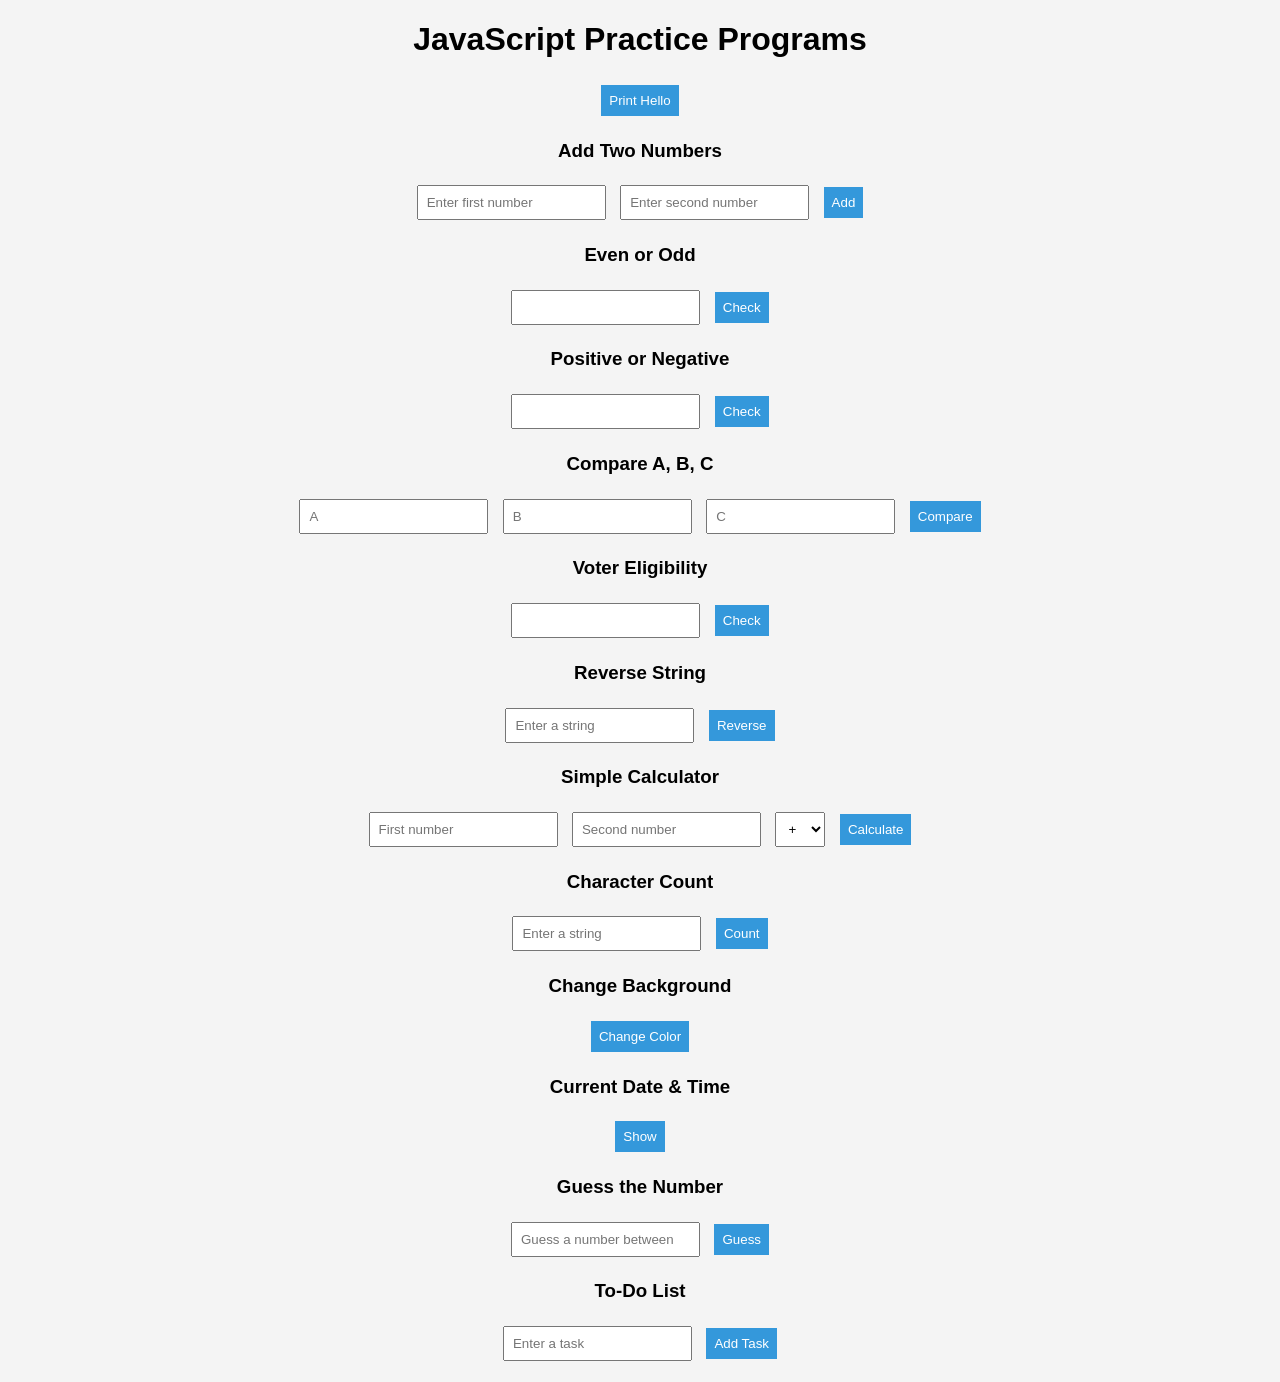
<file: Basic-Javascript-Tasks/index.html>
<!DOCTYPE html>
<html lang="en">
    <head>
        <meta charset="UTF-8">
        <title>JavaScript Practice</title>
        <link rel="stylesheet" href="style.css">
    </head>
    <body>

        <h1>JavaScript Practice Programs</h1>

        <!-- Hello World -->
        <button onclick="helloWorld()">Print Hello</button>

        <!-- Add Two Numbers -->
        <h3>Add Two Numbers</h3>
        <input type="number" id="num1" placeholder="Enter first number">
        <input type="number" id="num2" placeholder="Enter second number">
        <button onclick="addNumbers()">Add</button>
        <p id="sumResult"></p>

        <!-- Even or Odd -->
        <h3>Even or Odd</h3>
        <input type="number" id="evenOddInput">
        <button onclick="checkEvenOdd()">Check</button>
        <p id="evenOddResult"></p>

        <!-- Positive or Negative -->
        <h3>Positive or Negative</h3>
        <input type="number" id="posNegInput">
        <button onclick="checkPosNeg()">Check</button>
        <p id="posNegResult"></p>

        <!-- Compare A > B > C -->
        <h3>Compare A, B, C</h3>
        <input type="number" id="a" placeholder="A">
        <input type="number" id="b" placeholder="B">
        <input type="number" id="c" placeholder="C">
        <button onclick="compareABC()">Compare</button>
        <p id="compareResult"></p>

        <!-- Voter Eligibility -->
        <h3>Voter Eligibility</h3>
        <input type="number" id="age">
        <button onclick="checkVoter()">Check</button>
        <p id="voterResult"></p>

        <!-- Reverse String -->
        <h3>Reverse String</h3>
        <input type="text" id="stringInput" placeholder="Enter a string">
        <button onclick="reverseString()">Reverse</button>
        <p id="reverseResult"></p>

        <!-- Calculator -->
        <h3>Simple Calculator</h3>
        <input type="number" id="calc1" placeholder="First number">
        <input type="number" id="calc2" placeholder="Second number">
        <select id="operator" for="operator">
            <option value="+">+</option>
            <option value="-">-</option>
            <option value="*">*</option>
            <option value="/">/</option>
            <option value="%">%</option>
        </select>
        <button onclick="calculate()">Calculate</button>
        <p id="calcResult"></p>

        <!-- Character Count -->
        <h3>Character Count</h3>
        <input type="text" id="charInput" placeholder="Enter a string">
        <button onclick="countChars()">Count</button>
        <p id="charResult"></p>

        <!-- Background Color -->
        <h3>Change Background</h3>
        <button onclick="changeColor()">Change Color</button>

        <!-- Date & Time -->
        <h3>Current Date & Time</h3>
        <button onclick="showDate()">Show</button>
        <p id="dateResult"></p>

        <!-- Guess Game -->
        <h3>Guess the Number</h3>
        <input type="number" id="guessInput" placeholder="Guess a number between 1 and 100">
        <button onclick="guessNumber()">Guess</button>
        <p id="guessResult"></p>

        <!-- To-Do List -->
        <h3>To-Do List</h3>
        <input type="text" id="taskInput " placeholder="Enter a task">
        <button onclick="addTask()">Add Task</button>
        <ul id="taskList"></ul>

        <script src="script.js"></script>
    </body>
</html>
</file>
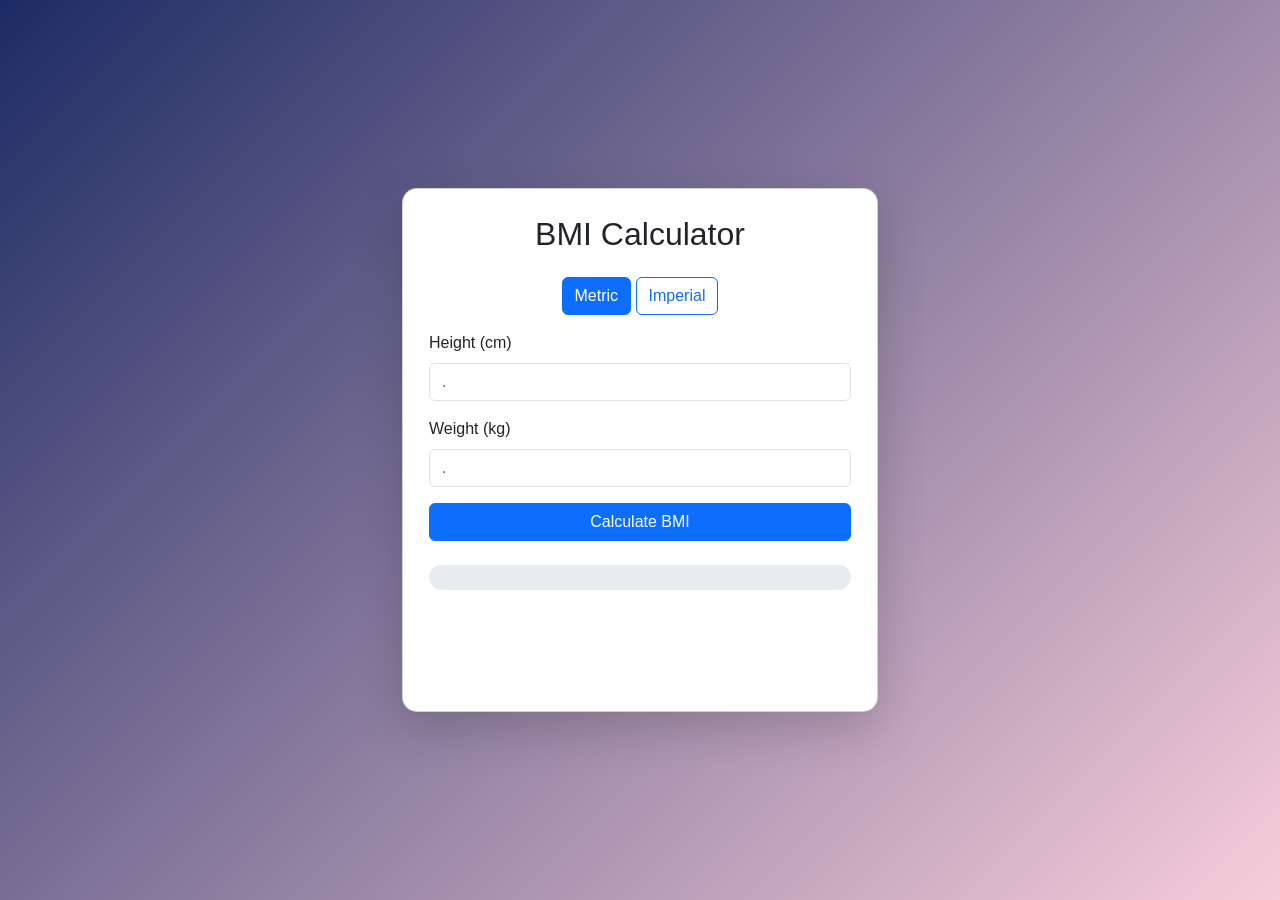
<file: BMI Calculator/index.html>
<!DOCTYPE html>
<html lang="en">
    <head>

        <meta charset="UTF-8">
        <meta name="viewport" content="width=device-width, initial-scale=1">

        <title>Advanced BMI Calculator</title>

        <link
            href="https://cdn.jsdelivr.net/npm/bootstrap@5.3.2/dist/css/bootstrap.min.css"
            rel="stylesheet">
        <link rel="stylesheet" href="style.css">

    </head>

    <body>

        <div class="container main-container">

            <div class="card bmi-card shadow-lg">

                <div class="card-body">

                    <h2 class="text-center mb-4">BMI Calculator</h2>

                    <div class="text-center mb-3">
                        <button class="btn btn-outline-primary active"
                            id="metricBtn">Metric</button>
                        <button class="btn btn-outline-primary"
                            id="imperialBtn">Imperial</button>
                    </div>

                    <div id="metricInputs">

                        <div class="mb-3">
                            <label class="form-label">Height (cm)</label>
                            <input type="number" id="heightCm" placeholder="."
                                class="form-control">
                        </div>

                        <div class="mb-3">
                            <label class="form-label">Weight (kg)</label>
                            <input type="number" id="weightKg" placeholder="."
                                class="form-control">
                        </div>

                    </div>

                    <div id="imperialInputs">

                        <div class="mb-3">
                            <label class="form-label">Height (inches)</label>
                            <input type="number" id="heightIn" placeholder="."
                                class="form-control">
                        </div>

                        <div class="mb-3">
                            <label class="form-label">Weight (lbs)</label>
                            <input type="number" id="weightLb" placeholder="."
                                class="form-control">
                        </div>

                    </div>

                    <button class="btn btn-primary w-100"
                        onclick="calculateBMI()">Calculate BMI</button>

                    <div class="result-box mt-4 text-center">

                        <h4 id="bmiValue"></h4>
                        <p id="bmiCategory"></p>

                        <div class="progress mt-3">
                            <div id="bmiBar" class="progress-bar"></div>
                        </div>

                    </div>

                </div>
            </div>

        </div>

        <script src="script.js"></script>

    </body>
</html>
</file>
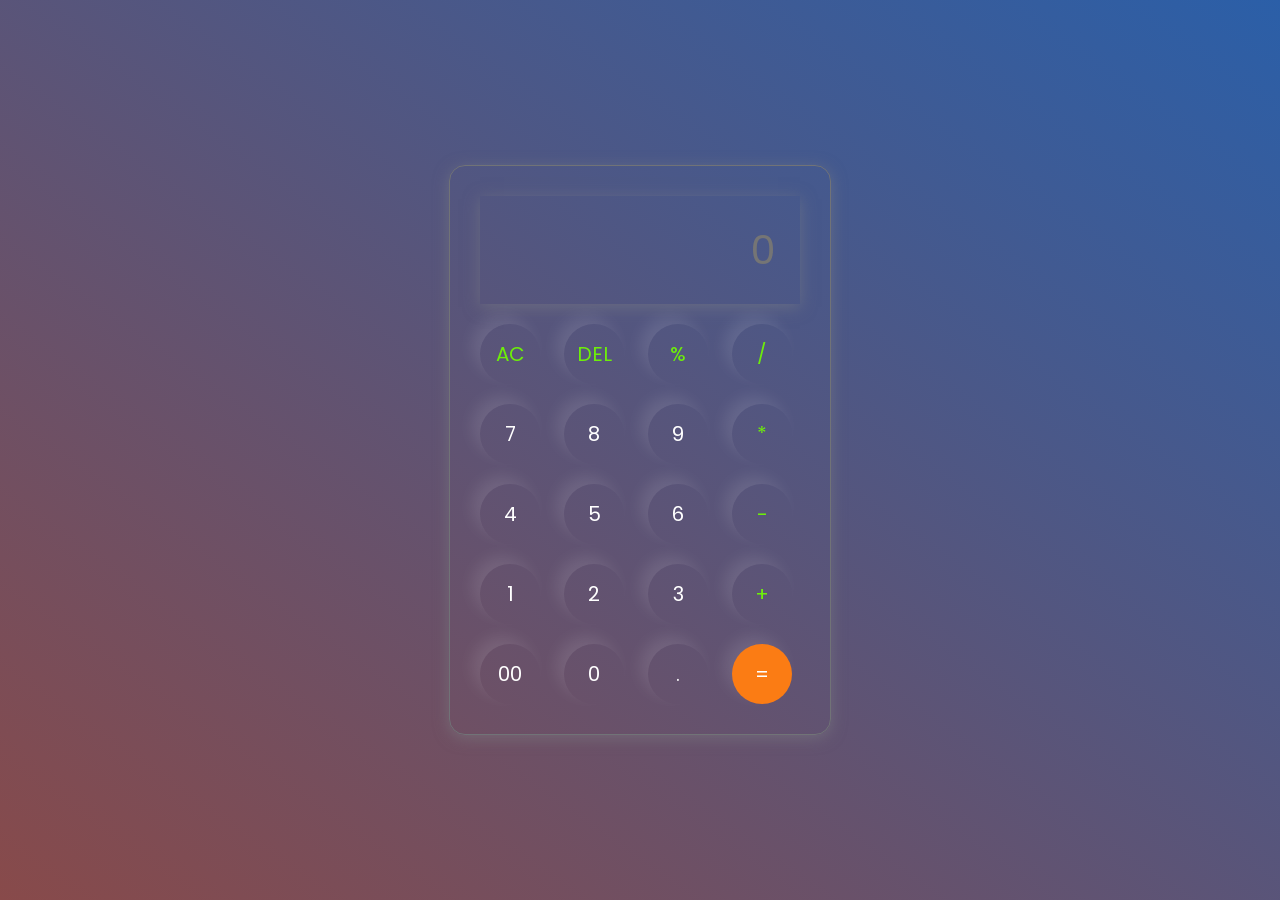
<file: Calculator/index.html>
<!DOCTYPE html>
<html lang="en">
<head>
    <meta charset="UTF-8">
    <meta name="viewport" content="width=device-width, initial-scale=1.0">
    <title>Calculator</title>
    <link rel="stylesheet" href="style.css">
</head>
<body>
    <div class="container">
        <div class="calculator">
            <input type="text" id="inputbox" placeholder="0">
            <div>
                <button class="button operator">AC</button>
                <button class="button operator">DEL</button>
                <button class="button operator">%</button>
                <button class="button operator">/</button>
            </div>
            <div>
                <button class="button">7</button>
                <button class="button">8</button>
                <button class="button">9</button>
                <button class="button operator">*</button>
            </div>
            <div>
                <button class="button">4</button>
                <button class="button">5</button>
                <button class="button">6</button>
                <button class="button operator">-</button>
            </div>
            <div>
                <button class="button">1</button>
                <button class="button">2</button>
                <button class="button">3</button>
                <button class="button operator">+</button>
            </div>
            <div>
                <button class="button">00</button>
                <button class="button">0</button>
                <button class="button">.</button>
                <button class="button equalbtn">=</button>
            </div>
        </div>
    </div>
    <script src="script.js"></script>
</body>
</html>
</file>
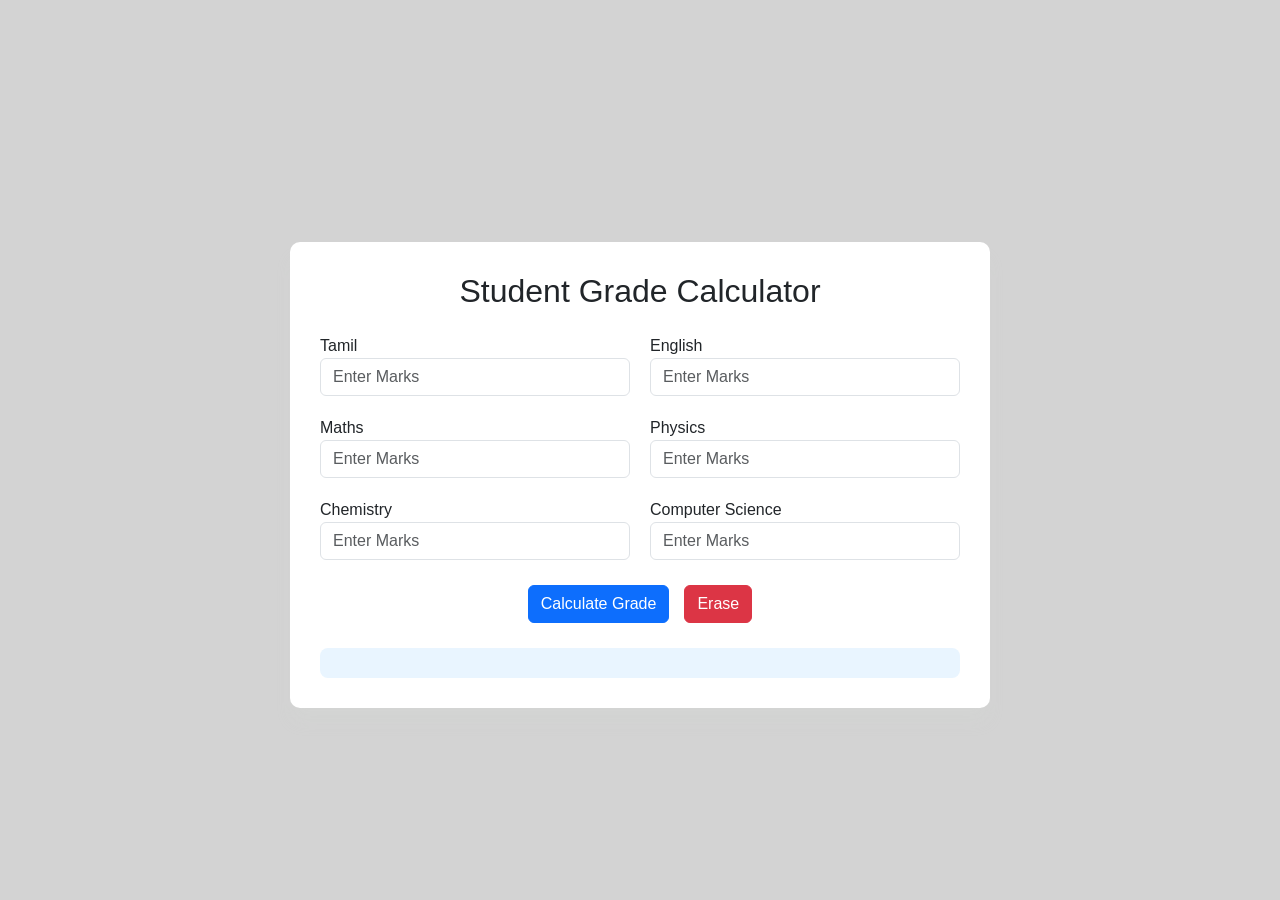
<file: Grade Calculator/index.html>
<!DOCTYPE html>
<html lang="en">
    <head>
        <meta charset="UTF-8">
        <meta name="viewport" content="width=device-width, initial-scale=1.0">
        <title>Grade Calculator</title>
        <!-- Bootstrap CDN -->
        <link
            href="https://cdn.jsdelivr.net/npm/bootstrap@5.3.2/dist/css/bootstrap.min.css"
            rel="stylesheet">
        <link rel="stylesheet" href="style.css">
    </head>

    <body>
        <div class="container main-container">
            <h2 class="text-center mb-4">Student Grade Calculator</h2>
            <div class="form-grid">

                <div class="form-group">
                    <label>Tamil</label>
                    <input type="number" id="s1" class="form-control" min="0"
                        max="100" placeholder="Enter Marks">
                </div>

                <div class="form-group">
                    <label>English</label>
                    <input type="number" id="s2" class="form-control" min="0"
                        max="100" placeholder="Enter Marks">
                </div>

                <div class="form-group">
                    <label>Maths</label>
                    <input type="number" id="s3" class="form-control" min="0"
                        max="100" placeholder="Enter Marks">
                </div>

                <div class="form-group">
                    <label>Physics</label>
                    <input type="number" id="s4" class="form-control" min="0"
                        max="100" placeholder="Enter Marks">
                </div>

                <div class="form-group">
                    <label>Chemistry</label>
                    <input type="number" id="s5" class="form-control" min="0"
                        max="100" placeholder="Enter Marks">
                </div>

                <div class="form-group">
                    <label>Computer Science</label>
                    <input type="number" id="s6" class="form-control" min="0"
                        max="100" placeholder="Enter Marks">
                </div>

            </div>

            <div class="button-area">
                <button class="btn btn-primary"
                    onclick="calculateGrade()">Calculate Grade</button>
                <button class="btn btn-danger"
                    onclick="eraseMarks()">Erase</button>
            </div>

            <div id="result" class="result-box"></div>

        </div>

        <script src="script.js"></script>

    </body>
</html>
</file>
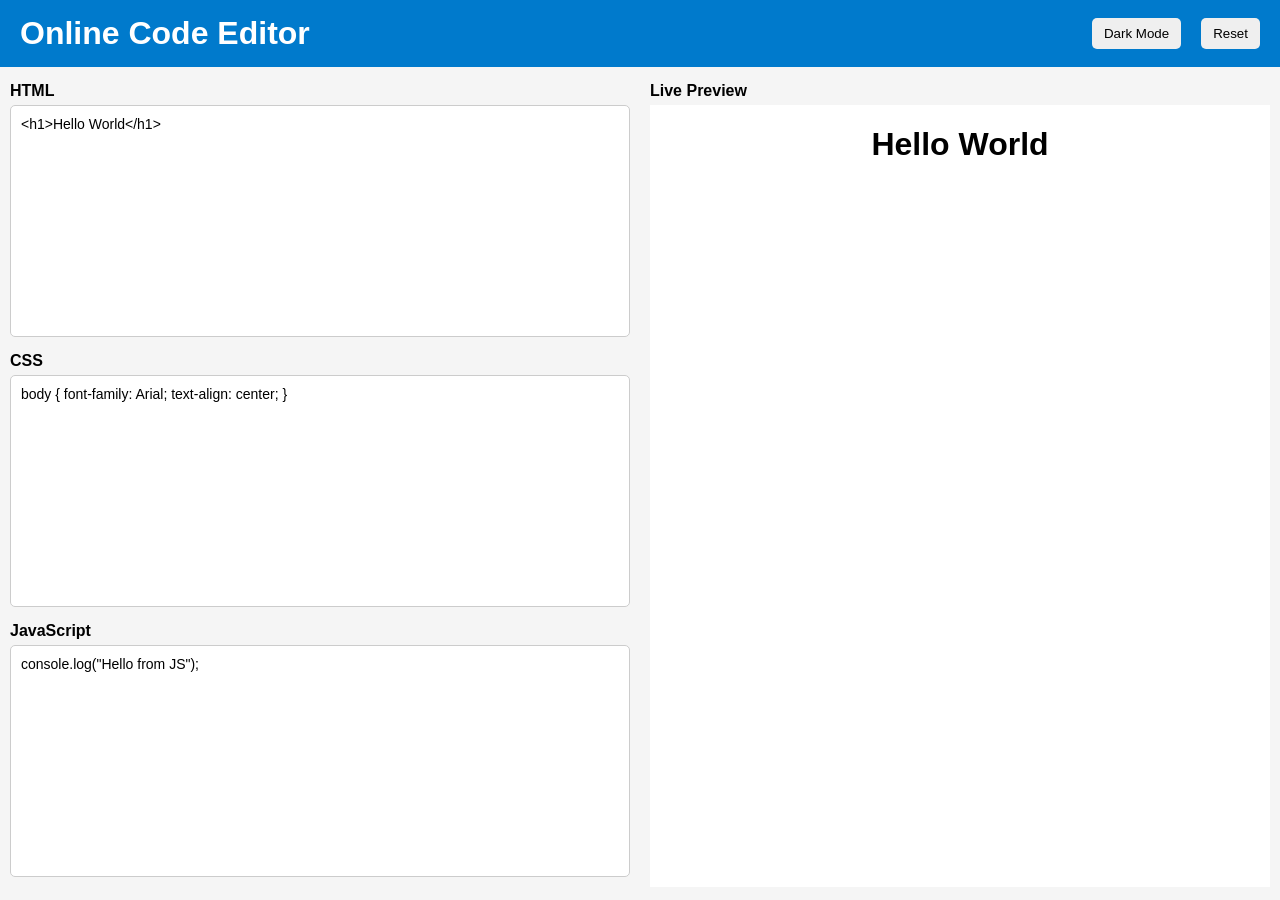
<file: Online Code Editor/index.html>
<!DOCTYPE html>
<html lang="en">
    <head>
        <meta charset="UTF-8">
        <title>Online Code Editor</title>
        <link rel="stylesheet" href="style.css">
    </head>
    <body class="light">

        <header>
            <h1>Online Code Editor</h1>
            <div class="controls">
                <button id="themeToggle">Dark Mode</button>
                <button id="resetBtn">Reset</button>
            </div>
        </header>

        <div class="container">
            <div class="editor">
                <label>HTML</label>
                <textarea id="htmlCode"></textarea>

                <label>CSS</label>
                <textarea id="cssCode"></textarea>

                <label>JavaScript</label>
                <textarea id="jsCode"></textarea>
            </div>

            <div class="preview">
                <label>Live Preview</label>
                <iframe id="previewFrame"></iframe>
            </div>
        </div>

        <script src="script.js"></script>
    </body>
</html>
</file>
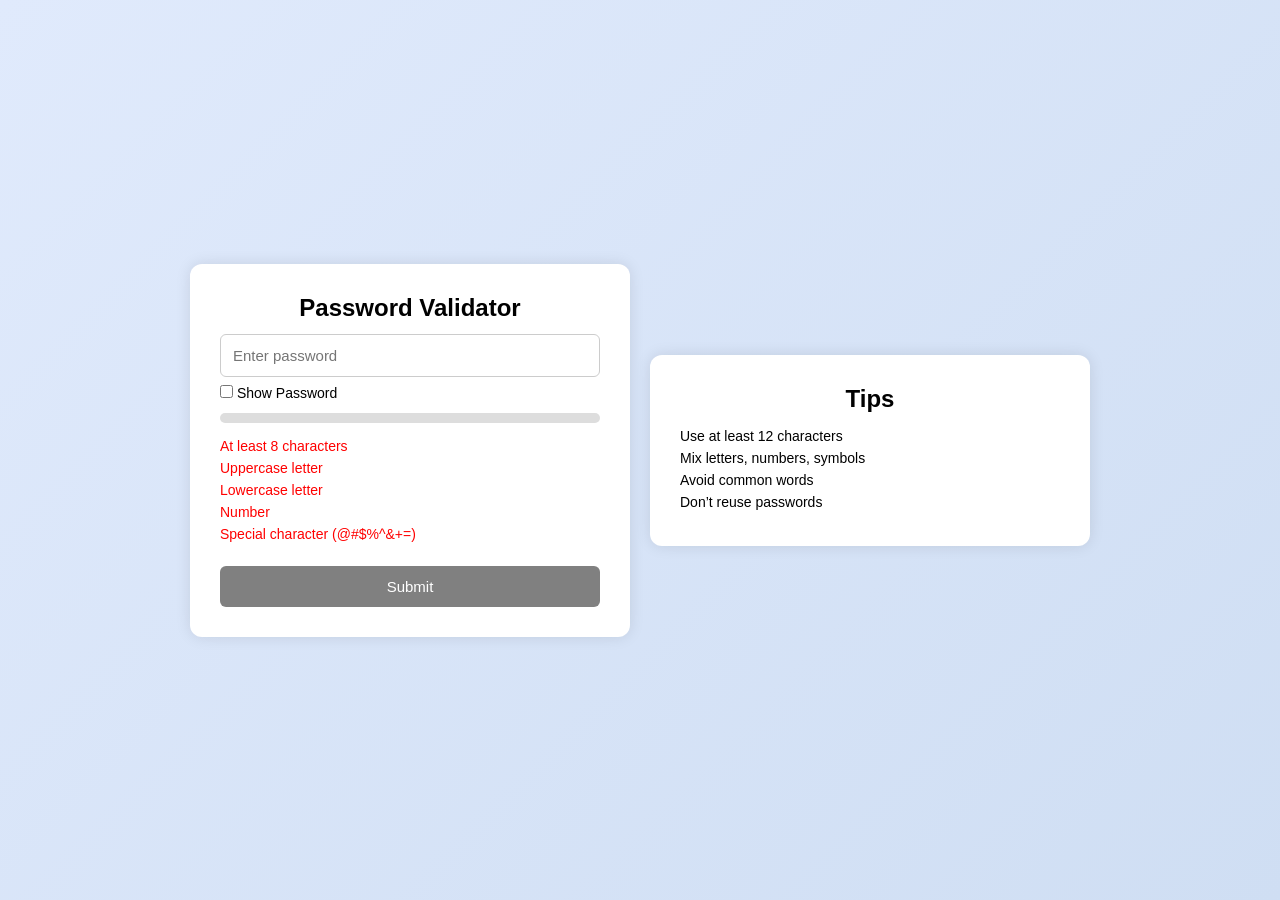
<file: Password Validator/index.html>
<!DOCTYPE html>
<html lang="en">
    <head>
        <meta charset="UTF-8">
        <meta name="viewport" content="width=device-width, initial-scale=1.0">
        <title>Password Validator</title>
        <link rel="stylesheet" href="style.css">
    </head>
    <body>
        <div class="wrapper">

            <!-- Password Card -->
            <div class="container">
                <h2>Password Validator</h2>

                <input type="password" id="password"
                    placeholder="Enter password">

                <div class="toggle">
                    <input type="checkbox" id="show"> Show Password
                </div>

                <div class="strength">
                    <div id="strengthBar" class="strength-bar"></div>
                </div>

                <ul>
                    <li id="length" class="invalid">At least 8 characters</li>
                    <li id="uppercase" class="invalid">Uppercase letter</li>
                    <li id="lowercase" class="invalid">Lowercase letter</li>
                    <li id="number" class="invalid">Number</li>
                    <li id="special" class="invalid">Special character
                        (@#$%^&+=)</li>
                </ul>

                <button id="submitBtn" class="btn" disabled>Submit</button>
            </div>

            <!-- Optional Second Card (UI Demo for Grid) -->
            <div class="container">
                <h2>Tips</h2>
                <ul>
                    <li>Use at least 12 characters</li>
                    <li>Mix letters, numbers, symbols</li>
                    <li>Avoid common words</li>
                    <li>Don’t reuse passwords</li>
                </ul>
            </div>

        </div>

        <script src="script.js"></script>
    </body>
</html>
</file>
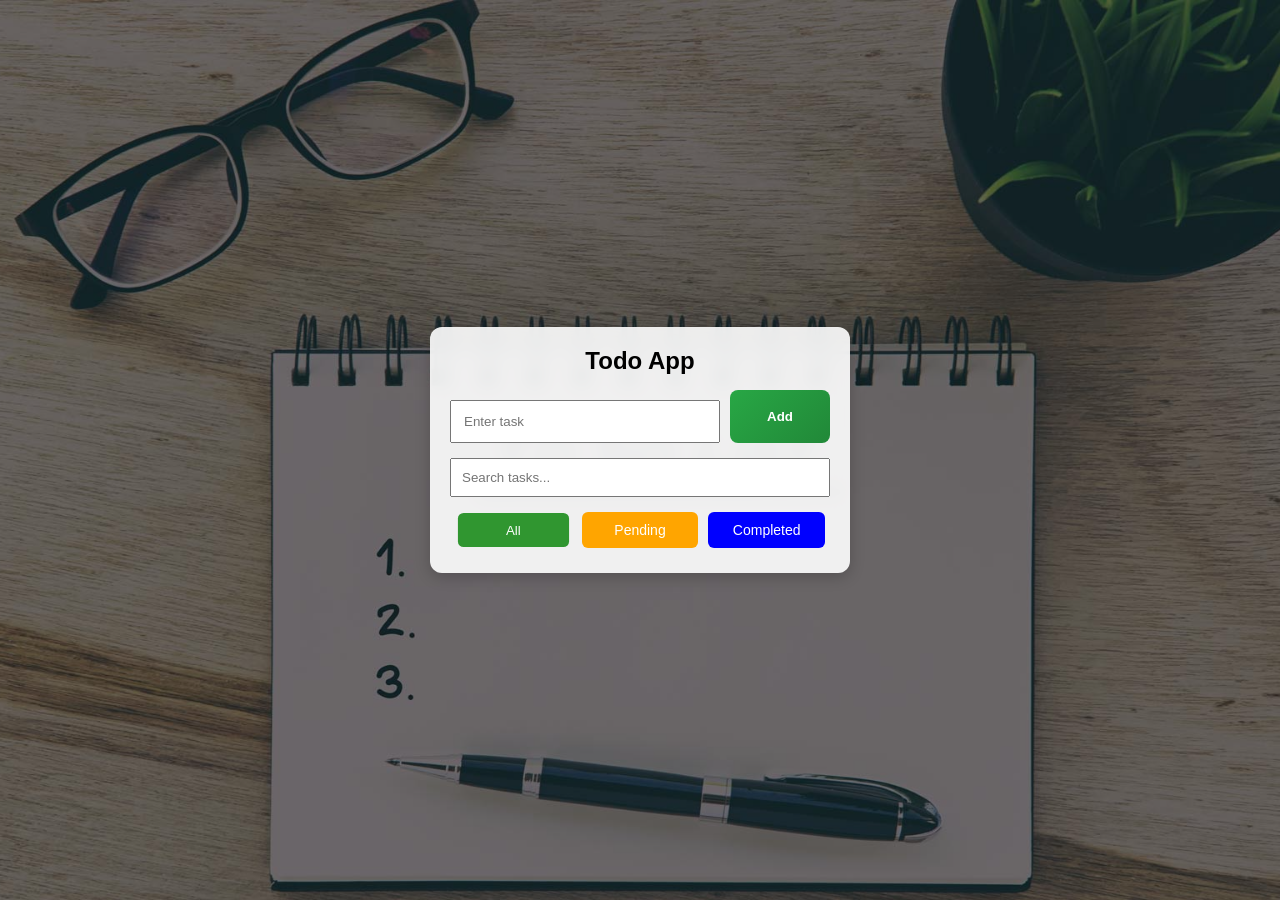
<file: To-to List -3/index.html>
<!DOCTYPE html>
<html lang="en">
    <head>
        <meta charset="UTF-8">
        <meta name="viewport" content="width=device-width, initial-scale=1.0">
        <title>Todo App</title>
        <link rel="stylesheet" href="style.css">
    </head>
    <body>

        <div class="container">
            <h2>Todo App</h2>

            <div class="input-group">
                <input type="text" id="taskInput" placeholder="Enter task">
                <button id="addBtn">Add</button>
            </div>

            <div class="error" id="error"></div>

            <input type="text" id="searchInput" placeholder="Search tasks...">

            <div class="filters">
                <button class="all active" data-filter="all">All</button>
                <button class="pending" data-filter="pending">Pending</button>
                <button class="completed-btn"
                    data-filter="completed">Completed</button>
            </div>

            <div id="todoList"></div>
        </div>

        <script src="script.js"></script>
    </body>
</html>
</file>
<file: Basic-Javascript-Tasks/style.css>
body {
    font-family: Arial;
    text-align: center;
    background-color: #f4f4f4;
}

input,
button,
select {
    margin: 5px;
    padding: 8px;
}

button {
    cursor: pointer;
    background-color: #3498db;
    color: white;
    border: none;
}

button:hover {
    background-color: #2980b9;
}

ul {
    list-style: none;
}
</file>
<file: BMI Calculator/style.css>
body {
    background: linear-gradient(135deg, #1d2b64, #f8cdda);
    min-height: 100vh;
    display: flex;
    justify-content: center;
    align-items: center;
    font-family: Arial, Helvetica, sans-serif;
}

.main-container {
    max-width: 500px;
}

#imperialInputs{
    display: none;
}

.bmi-card {
    border-radius: 15px;
    padding: 10px;
}

.result-box {
    min-height: 120px;
}

.progress {
    height: 25px;
    border-radius: 20px;
}

.progress-bar {
    width: 0%;
    font-weight: bold;
    transition: width 0.8s ease;
}

/* Mobile */
@media(max-width:576px) {

    .bmi-card {
        padding: 15px;
    }

    h2 {
        font-size: 22px;
    }

}
</file>
<file: Calculator/style.css>
@import url('https://fonts.googleapis.com/css2?family=Poppins:wght@500&display=swap');

*{
    margin: 0;
    padding: 0;
    box-sizing: border-box;
    font-family: 'Poppins', sans-serif;
}

body{
    display: flex;
    justify-content: center;
    align-items: center;
    height: 100vh;
    width: 100%;
    background: linear-gradient(35deg, #884a4a, #2b5fa8);
}

.calculator{
    border: 1px solid #717377;
    padding: 20px;
    border-radius: 16px;
    background: transparent;
    box-shadow: 0px 3px 15px rgba(128, 130, 134, 0.5);
}

input{
    width: 320px;
    padding: 24px;
    border: none;
    margin: 10px;
    font-size: 40px;
    text-align: right;
    cursor: pointer;
    color: #ffffff;
    background: transparent;
    box-shadow: 0px 3px 15px rgba(128, 130, 134, 0.5);
}

input:placeholder{
    color: #ffffff;
}

button{
    width: 60px;
    height: 60px;
    margin: 10px;
    color: #ffffff;
    border: none;
    border-radius: 50%;
    background:transparent;
    font-size: 20px;
    cursor: pointer;
    box-shadow: -8px -8px 15px rgba(255,255,255,0.1);
}

.equalbtn{
    background-color: #fb7c14;
}

.operator{
    color: #6dee0a
}
</file>
<file: Grade Calculator/style.css>
body {
    background: lightgrey;
    font-family: Arial, Helvetica, sans-serif;
    display: flex;
    justify-content: center;
    align-items: center;
    min-height: 100vh;
}

.main-container {
    max-width: 700px;
    margin-top: 50px;
    background: white;
    padding: 30px;
    border-radius: 10px;
    box-shadow: 0 15px 15px rgba(220, 221, 217, 0.1);
}

.form-grid {
    display: grid;
    grid-template-columns: 1fr 1fr;
    gap: 20px;
}

.button-area {
    margin-top: 25px;
    display: flex;
    gap: 15px;
    justify-content: center;
}

.result-box {
    margin-top: 25px;
    padding: 15px;
    font-size: 18px;
    text-align: center;
    background: #e9f5ff;
    border-radius: 8px;
}

/* Responsive */

@media(max-width:600px) {
    .form-grid {
        grid-template-columns: 1fr;
    }
}
</file>
<file: Online Code Editor/style.css>
* {
    margin: 0;
    padding: 0;
    box-sizing: border-box;
    font-family: Arial, sans-serif;
}

body {
    transition: 0.3s;
}

header {
    display: flex;
    justify-content: space-between;
    align-items: center;
    padding: 15px 20px;
    background: #007acc;
    color: white;
}

.controls button {
    margin-left: 10px;
    padding: 8px 12px;
    border: none;
    cursor: pointer;
    border-radius: 5px;
}

.container {
    display: flex;
    height: calc(100vh - 70px);
}

.editor,
.preview {
    flex: 1;
    padding: 10px;
    display: flex;
    flex-direction: column;
}

textarea {
    flex: 1;
    margin-bottom: 10px;
    padding: 10px;
    resize: none;
    border-radius: 5px;
    border: 1px solid #ccc;
}

iframe {
    flex: 1;
    border: none;
    background: white;
}

/* LIGHT THEME */
body.light {
    background: #f5f5f5;
    color: #000;
}

/* DARK THEME */
body.dark {
    background: #1e1e1e;
    color: #fff;
}

body.dark textarea {
    background: #2d2d2d;
    color: #fff;
    border: 1px solid #555;
}

body.dark iframe {
    background: #fff;
}

* {
    margin: 0;
    padding: 0;
    box-sizing: border-box;
    font-family: Arial, sans-serif;
}

body {
    transition: 0.3s;
}

/* HEADER */
header {
    display: flex;
    justify-content: space-between;
    align-items: center;
    padding: 15px 20px;
    background: #007acc;
    color: white;
}

.controls {
    display: flex;
    gap: 10px;
}

.controls button {
    padding: 8px 12px;
    border: none;
    cursor: pointer;
    border-radius: 5px;
}

/* MAIN LAYOUT */
.container {
    display: flex;
    height: calc(100vh - 70px);
}

/* PANELS */
.editor,
.preview {
    flex: 1;
    padding: 10px;
    display: flex;
    flex-direction: column;
}

label {
    font-weight: bold;
    margin: 5px 0;
}

textarea {
    flex: 1;
    margin-bottom: 10px;
    padding: 10px;
    resize: none;
    border-radius: 5px;
    border: 1px solid #ccc;
    font-size: 14px;
}

iframe {
    flex: 1;
    border: none;
    background: white;
}

/* LIGHT THEME */
body.light {
    background: #f5f5f5;
    color: #000;
}

/* DARK THEME */
body.dark {
    background: #1e1e1e;
    color: #fff;
}

body.dark textarea {
    background: #2d2d2d;
    color: #fff;
    border: 1px solid #555;
}

body.dark iframe {
    background: #fff;
}

/* ---------------- RESPONSIVE DESIGN ---------------- */

/* TABLET */
@media (max-width: 900px) {
    .container {
        flex-direction: column;
    }

    .editor,
    .preview {
        height: 50%;
    }

    textarea {
        min-height: 120px;
    }
}

/* MOBILE */
@media (max-width: 600px) {
    header {
        flex-direction: column;
        align-items: flex-start;
        gap: 10px;
    }

    h1 {
        font-size: 18px;
    }

    .controls {
        width: 100%;
        justify-content: space-between;
    }

    .container {
        flex-direction: column;
        height: auto;
    }

    .editor,
    .preview {
        width: 100%;
    }

    textarea {
        min-height: 100px;
        font-size: 13px;
    }

    iframe {
        min-height: 250px;
    }
}
</file>
<file: Password Validator/style.css>
/* Reset */
* {
    box-sizing: border-box;
    margin: 0;
    padding: 0;
}

/* Body */
body {
    font-family: Arial, sans-serif;
    background: #f4f4f4;
    display: flex;
    justify-content: center;
    align-items: center;
    min-height: 100vh;
    padding: 15px;
}

/* Wrapper for Grid Layout */
.wrapper {
    width: 100%;
    display: grid;
    grid-template-columns: 1fr;
    gap: 20px;
}

/* Container */
.container {
    background: white;
    padding: 25px 30px;
    border-radius: 12px;
    box-shadow: 0 0 15px rgba(0, 0, 0, 0.1);
    width: 100%;
    max-width: 380px;
    margin: auto;
    transition: transform 0.3s ease, box-shadow 0.3s ease;
}

/* Hover effect (desktop feel) */
.container:hover {
    transform: translateY(-5px);
    box-shadow: 0 10px 25px rgba(0, 0, 0, 0.15);
}

/* Title */
h2 {
    text-align: center;
    font-size: 22px;
}

/* Input */
input[type="password"],
input[type="text"] {
    width: 100%;
    padding: 12px;
    margin-top: 12px;
    border: 1px solid #ccc;
    border-radius: 6px;
    font-size: 15px;
}

/* Toggle */
.toggle {
    margin-top: 8px;
    font-size: 14px;
}

/* Rules */
ul {
    list-style: none;
    margin-top: 15px;
}

li {
    font-size: 14px;
    margin: 6px 0;
    transition: color 0.3s ease;
}

.valid {
    color: green;
}

.invalid {
    color: red;
}

/* Strength Bar */
.strength {
    margin-top: 12px;
    height: 10px;
    border-radius: 6px;
    background: #ddd;
    overflow: hidden;
}

/* Smooth animated bar */
.strength-bar {
    height: 100%;
    width: 0%;
    transition: width 0.4s ease-in-out, background 0.4s ease-in-out;
}

/* Button */
.btn {
    width: 100%;
    padding: 12px;
    margin-top: 18px;
    border: none;
    background: gray;
    color: white;
    border-radius: 6px;
    font-size: 15px;
    cursor: not-allowed;
    transition: all 0.3s ease;
}

.btn.active {
    background: green;
    cursor: pointer;
}

.btn.active:hover {
    opacity: 0.9;
    transform: scale(1.02);
}

/* Tablet View */
@media (min-width: 768px) {
    .container {
        max-width: 420px;
    }

    h2 {
        font-size: 24px;
    }
}

/* Desktop Grid Layout */
@media (min-width: 1024px) {
    body {
        background: linear-gradient(135deg, #e0eafc, #cfdef3);
    }

    /* Grid with multiple cards */
    .wrapper {
        grid-template-columns: repeat(2, 1fr);
        max-width: 900px;
        margin: auto;
    }

    .container {
        max-width: 100%;
        padding: 30px;
    }
}

/* Large Desktop (3 columns) */
@media (min-width: 1400px) {
    .wrapper {
        grid-template-columns: repeat(3, 1fr);
    }
}

/* Small Mobile */
@media (max-width: 480px) {
    .container {
        padding: 20px;
    }

    h2 {
        font-size: 20px;
    }

    input {
        font-size: 14px;
    }

    li {
        font-size: 13px;
    }
}
</file>
<file: To-to List -3/style.css>
* {
    margin: 0;
    padding: 0;
    box-sizing: border-box;
}

/* BACKGROUND IMAGE */
body {
    font-family: Arial, sans-serif;
    background: url('todo.jpg') no-repeat center center/cover;
    min-height: 100vh;
    display: flex;
    justify-content: center;
    align-items: center;
}

/* DARK OVERLAY */
body::before {
    content: "";
    position: fixed;
    inset: 0;
    background: rgba(0, 0, 0, 0.5);
    z-index: -1;
}

.container {
    width: 100%;
    max-width: 420px;
    background: rgba(255, 255, 255, 0.9);
    backdrop-filter: blur(8px);
    padding: 20px;
    border-radius: 12px;
    box-shadow: 0 4px 15px rgba(0, 0, 0, 0.2);
}

h2 {
    text-align: center;
    margin-bottom: 15px;
}

/* INPUT */
.input-group {
    display: flex;
    gap: 10px;
}

.input-group input {
    flex: 1;
    padding: 12px;
}

.input-group button {
    width: 100px;
    padding: 12px;
    background: linear-gradient(135deg, #28a745, #218838);
    color: white;
    border: none;
    border-radius: 8px;
    font-weight: bold;
    cursor: pointer;
    transition: all 0.3s ease;
}

/* Hover effect */
.input-group button:hover {
    transform: scale(1.05);
}

/* Click effect */
.input-group button:active {
    transform: scale(0.95);
}

/* SEARCH */
input {
    width: 100%;
    padding: 10px;
    margin-top: 10px;
}

/* FILTER BUTTONS */
.filters {
    display: flex;
    margin-top: 10px;
}

.filters button {
    flex: 1;
    margin: 5px;
    padding: 10px;
    border: none;
    color: white;
    cursor: pointer;
    border-radius: 6px;
    font-size: 14px;
}

/* COLORS */
.all {
    background: green;
}

.pending {
    background: orange;
}

.completed-btn {
    background: blue;
}

.filters button.active {
    transform: scale(0.95);
    opacity: 0.8;
}

/* Todo ITEMS */
.todo {
    display: flex;
    justify-content: space-between;
    align-items: center;
    padding: 12px;
    margin-top: 8px;
    border-bottom: 1px solid #ddd;
}

.todo span {
    flex: 1;
    word-break: break-word;
}

.completed {
    text-decoration: line-through;
    color: gray;
}

.actions button {
    margin-left: 5px;
    padding: 6px 10px;
    cursor: pointer;
}

/* ERROR */
.error {
    color: red;
    font-size: 13px;
    margin-top: 5px;
}

/*  MOBILE VERSION */
@media (max-width: 480px) {

    .container {
        width: 95%;
        padding: 15px;
    }

    h2 {
        font-size: 20px;
    }

    .input-group {
        flex-direction: column;
    }

    .input-group button {
        width: 100%;
        padding: 14px;
        font-size: 16px;
    }

    .filters {
        flex-direction: column;
    }

    .filters button {
        margin: 4px 0;
        font-size: 13px;
    }

    .todo {
        flex-direction: column;
        align-items: flex-start;
    }

    .actions {
        margin-top: 6px;
    }

    .actions button {
        padding: 5px 8px;
    }
}
</file>
